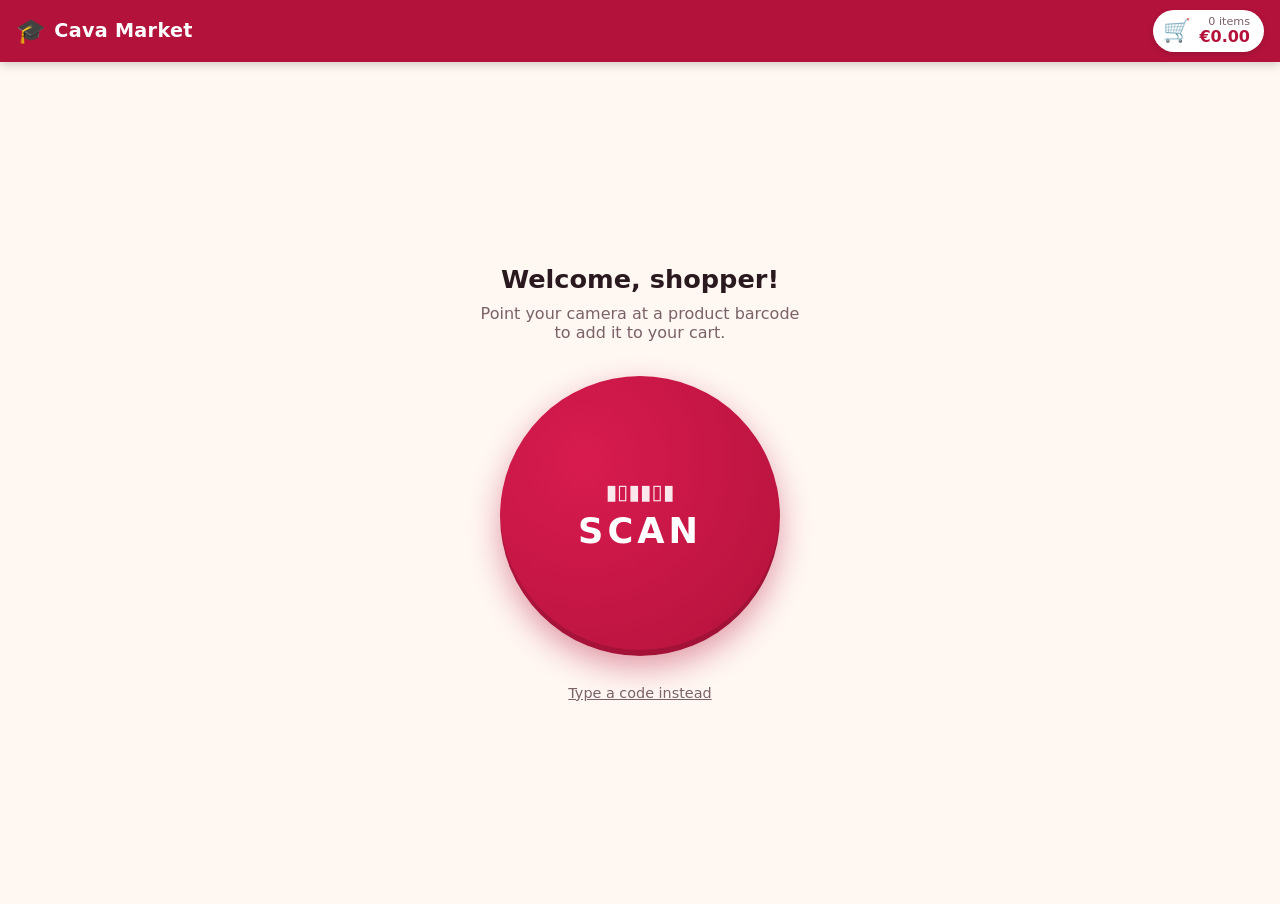
<file: index.html>
<!doctype html>
<html lang="en">
<head>
<meta charset="utf-8">
<meta name="viewport" content="width=device-width, initial-scale=1, viewport-fit=cover">
<meta name="theme-color" content="#b3123b">
<title>Cava Market</title>
<link rel="stylesheet" href="style.css">
</head>
<body>
<header class="topbar">
  <div class="brand"><span class="logo">🎓</span><span id="shopName">Cava Market</span></div>
  <button id="cartBtn" class="cart" aria-label="Open cart">
    <span class="cart-icon">🛒</span>
    <span class="cart-info">
      <span id="cartCount" class="badge">0</span>
      <span id="cartTotal" class="total">€0.00</span>
    </span>
  </button>
</header>

<main>
  <section id="home" class="home">
    <p class="hello">Welcome, shopper!</p>
    <p class="sub">Point your camera at a product barcode to add it to your cart.</p>
    <button id="scanBtn" class="scan-btn">
      <span class="scan-glyph">▮▯▮▮▯▮</span>
      <span>SCAN</span>
    </button>
    <button id="manualBtn" class="link-btn">Type a code instead</button>
  </section>

  <section id="scanner" class="scanner hidden">
    <div id="reader"></div>
    <div class="scan-line"></div>
    <p id="scanHint" class="scan-hint">Starting camera…</p>
    <button id="stopBtn" class="secondary">Cancel</button>
  </section>
</main>

<!-- Product popup -->
<div id="productModal" class="modal hidden" role="dialog" aria-modal="true">
  <div class="card pop">
    <div id="pImage" class="p-image"></div>
    <h2 id="pName"></h2>
    <p id="pPrice" class="p-price"></p>
    <p class="added">✓ Added to cart</p>
    <div class="row">
      <button id="scanAgainBtn" class="primary">Scan another</button>
      <button id="closeProductBtn" class="secondary">Done</button>
    </div>
  </div>
</div>

<!-- Unknown code popup -->
<div id="dupModal" class="modal hidden" role="dialog" aria-modal="true">
  <div class="card pop">
    <div id="dImage" class="p-image"></div>
    <h2>Already in your cart</h2>
    <p class="p-desc"><b id="dName"></b> can only be bought once.</p>
    <div class="row"><button id="dupOk" class="primary">Scan another</button></div>
  </div>
</div>

<div id="unknownModal" class="modal hidden" role="dialog" aria-modal="true">
  <div class="card pop">
    <div class="p-image">🤷</div>
    <h2>Unknown product</h2>
    <p class="p-desc">Code <b id="unknownCode"></b> is not in our shop.</p>
    <div class="row"><button id="unknownOk" class="primary">Try again</button></div>
  </div>
</div>

<!-- Cart drawer -->
<div id="cartModal" class="modal hidden" role="dialog" aria-modal="true">
  <div class="card drawer">
    <h2>Your cart</h2>
    <ul id="cartList" class="cart-list"></ul>
    <div class="cart-sum"><span>Total</span><span id="cartSum">€0.00</span></div>
    <div class="row">
      <button id="closeCart" class="primary">Close</button>
    </div>
  </div>
</div>

<!-- Manual entry -->
<div id="manualModal" class="modal hidden" role="dialog" aria-modal="true">
  <div class="card pop">
    <h2>Enter barcode</h2>
    <input id="manualInput" inputmode="numeric" placeholder="e.g. 8002026110017">
    <div class="row">
      <button id="manualCancel" class="secondary">Cancel</button>
      <button id="manualOk" class="primary">Add</button>
    </div>
  </div>
</div>

<div id="toast" class="toast hidden"></div>

<script src="lib/html5-qrcode.min.js"></script>
<script src="items.js"></script>
<script src="app.js"></script>
</body>
</html>
</file>
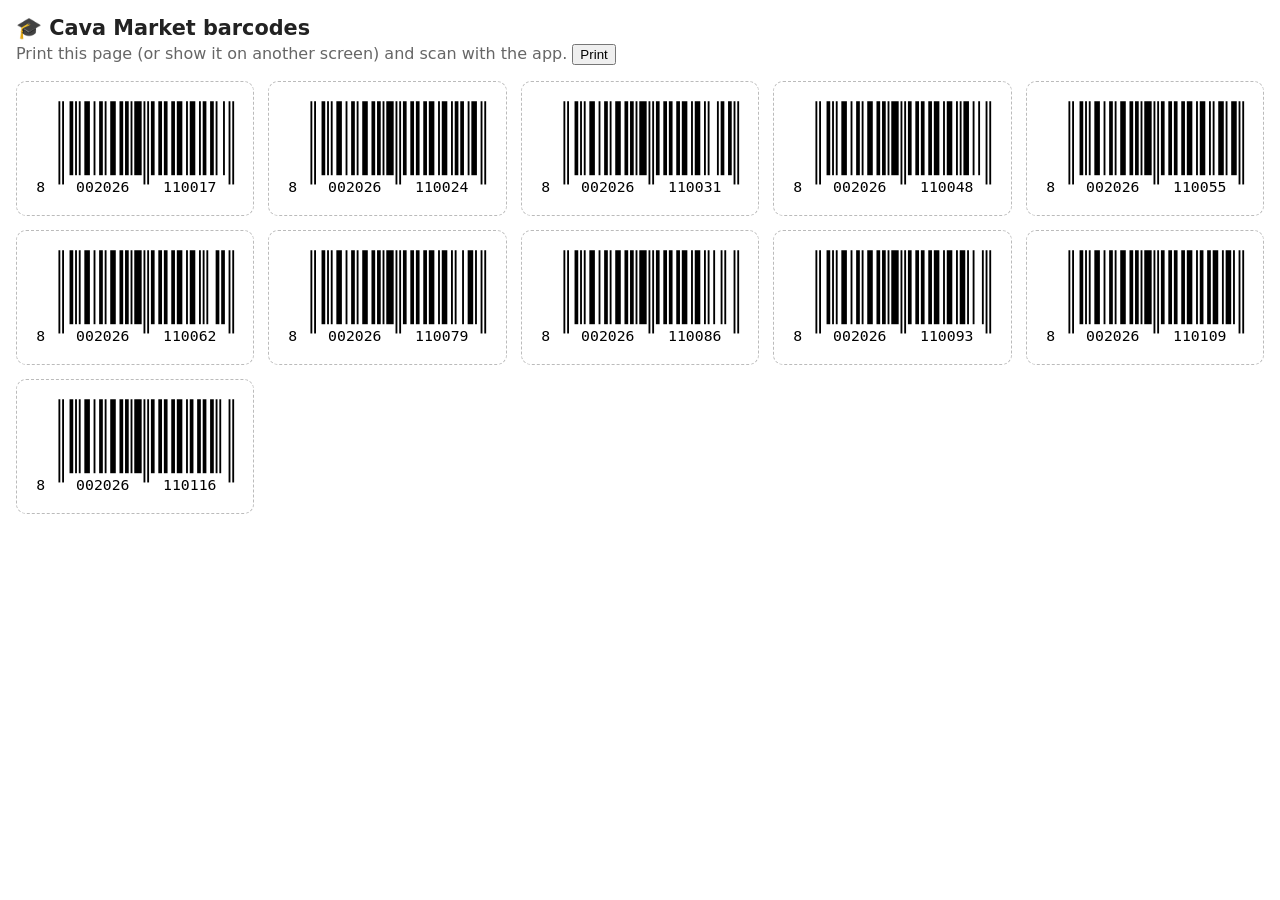
<file: barcodes.html>
<!doctype html>
<html lang="en">
<head>
<meta charset="utf-8">
<meta name="viewport" content="width=device-width, initial-scale=1">
<title>Barcodes to print</title>
<style>
  body{font-family:system-ui,sans-serif;margin:16px;color:#222;background:#fff}
  h1{font-size:1.3rem;margin:0 0 4px}
  p.note{color:#666;margin:0 0 16px}
  .grid{display:grid;grid-template-columns:repeat(auto-fill,minmax(230px,1fr));gap:14px}
  .tag{border:1px dashed #bbb;border-radius:10px;padding:10px;text-align:center;break-inside:avoid}
  .tag .name{font-weight:700;margin-bottom:4px}
  .tag svg{width:100%;height:auto;max-width:240px}
  @media print{p.note,button{display:none} body{margin:8mm} .grid{grid-template-columns:repeat(3,1fr)}}
</style>
</head>
<body>
<h1>🎓 Cava Market barcodes</h1>
<p class="note">Print this page (or show it on another screen) and scan with the app. <button onclick="print()">Print</button></p>
<div class="grid" id="grid"></div>
<script src="lib/JsBarcode.all.min.js"></script>
<script src="items.js"></script>
<script>
  const grid = document.getElementById("grid");
  ITEMS.forEach((it) => {
    const d = document.createElement("div");
    d.className = "tag";
    d.innerHTML = `<svg></svg>`;
    grid.appendChild(d);
    JsBarcode(d.querySelector("svg"), it.code, { format: "EAN13", width: 2, height: 80, fontSize: 16, margin: 10 });
  });
</script>
</body>
</html>
</file>
<file: style.css>
:root{--red:#b3123b;--red2:#d81b4f;--gold:#f2b632;--bg:#fff7f2;--ink:#2a1a1f;--muted:#7a6268;--card:#fff}
*{box-sizing:border-box}
html,body{margin:0;height:100%}
body{font-family:system-ui,-apple-system,"Segoe UI",Roboto,sans-serif;background:var(--bg);color:var(--ink);-webkit-tap-highlight-color:transparent}
button{font:inherit;cursor:pointer;border:0}
.hidden{display:none!important}
.topbar{position:sticky;top:0;z-index:5;display:flex;justify-content:space-between;align-items:center;padding:calc(10px + env(safe-area-inset-top)) 16px 10px;background:var(--red);color:#fff;box-shadow:0 2px 10px #0003}
.brand{display:flex;align-items:center;gap:8px;font-weight:800;font-size:1.2rem;letter-spacing:.3px}
.logo{font-size:1.5rem}
.cart{display:flex;align-items:center;gap:8px;background:#fff;color:var(--ink);border-radius:999px;padding:6px 14px 6px 10px;box-shadow:0 2px 6px #0002}
.cart-icon{font-size:1.4rem}
.cart-info{display:flex;flex-direction:column;align-items:flex-end;line-height:1.1}
.badge{font-size:.7rem;color:var(--muted)}
.total{font-weight:800;font-size:1rem;color:var(--red)}
.cart.bump{animation:bump .5s}
@keyframes bump{30%{transform:scale(1.18)}60%{transform:scale(.95)}}
main{padding:16px}
.home{min-height:calc(100vh - 90px);display:flex;flex-direction:column;align-items:center;justify-content:center;text-align:center;gap:10px}
.hello{font-size:1.6rem;font-weight:800;margin:0}
.sub{color:var(--muted);margin:0 0 24px;max-width:320px}
.scan-btn{width:min(72vw,280px);aspect-ratio:1;border-radius:50%;background:radial-gradient(circle at 30% 30%,var(--red2),var(--red));color:#fff;font-size:2.2rem;font-weight:900;letter-spacing:4px;display:flex;flex-direction:column;align-items:center;justify-content:center;gap:6px;box-shadow:0 12px 30px #b3123b66,inset 0 -6px 0 #0002;animation:pulse 2.2s infinite}
.scan-btn:active{transform:scale(.96)}
.scan-glyph{font-size:1.3rem;letter-spacing:0;opacity:.9}
@keyframes pulse{0%,100%{box-shadow:0 12px 30px #b3123b66,0 0 0 0 #b3123b55}50%{box-shadow:0 12px 30px #b3123b66,0 0 0 18px #b3123b00}}
.link-btn{background:none;color:var(--muted);text-decoration:underline;margin-top:18px;font-size:.9rem}
.scanner{position:relative;display:flex;flex-direction:column;align-items:center;gap:14px}
#reader{width:100%;max-width:480px;border-radius:16px;overflow:hidden;background:#000;min-height:260px}
#reader video{width:100%!important;display:block}
.scan-hint{color:var(--muted);margin:0;text-align:center}
.primary,.secondary{padding:12px 20px;border-radius:12px;font-weight:700}
.primary{background:var(--red);color:#fff}
.secondary{background:#efe3e3;color:var(--ink)}
.modal{position:fixed;inset:0;z-index:20;background:#2a1a1f99;display:flex;align-items:center;justify-content:center;padding:16px}
.card{background:var(--card);border-radius:20px;padding:24px;width:100%;max-width:400px;text-align:center;box-shadow:0 20px 50px #0005}
.pop{animation:pop .35s cubic-bezier(.2,1.4,.4,1)}
@keyframes pop{from{transform:scale(.7);opacity:0}}
.p-image{font-size:6rem;line-height:1.1;margin-bottom:6px}
.p-image img{width:100%;max-height:240px;object-fit:contain;border-radius:12px}
.card h2{margin:6px 0}
.p-desc{color:var(--muted);margin:6px 0 12px}
.p-price{font-size:2rem;font-weight:900;color:var(--red);margin:0}
.added{color:#1a8a4a;font-weight:700;margin:6px 0 16px}
.row{display:flex;gap:10px;justify-content:center;flex-wrap:wrap}
.row button{flex:1}
.drawer{text-align:left;max-height:85vh;display:flex;flex-direction:column}
.cart-list{list-style:none;margin:8px 0;padding:0;overflow:auto}
.cart-list li{display:flex;align-items:center;gap:10px;padding:10px 0;border-bottom:1px solid #f0e4e4}
.cart-list .ci-img{font-size:1.6rem;width:36px;text-align:center}
.cart-list .ci-img img{width:36px;height:36px;object-fit:cover;border-radius:6px}
.cart-list .ci-name{flex:1}
.cart-list .ci-qty{color:var(--muted);font-size:.85rem}
.cart-list .ci-price{font-weight:700}
.cart-list .empty{color:var(--muted);justify-content:center;border:0}
.cart-sum{display:flex;justify-content:space-between;font-size:1.3rem;font-weight:900;margin:12px 0 16px}
input{width:100%;font:inherit;font-size:1.2rem;padding:12px;border:2px solid #e6d6d6;border-radius:12px;margin:10px 0 16px;text-align:center}
.toast{position:fixed;left:50%;bottom:calc(24px + env(safe-area-inset-bottom));transform:translateX(-50%);background:var(--ink);color:#fff;padding:10px 16px;border-radius:10px;z-index:30;max-width:90vw;text-align:center}
</file>
